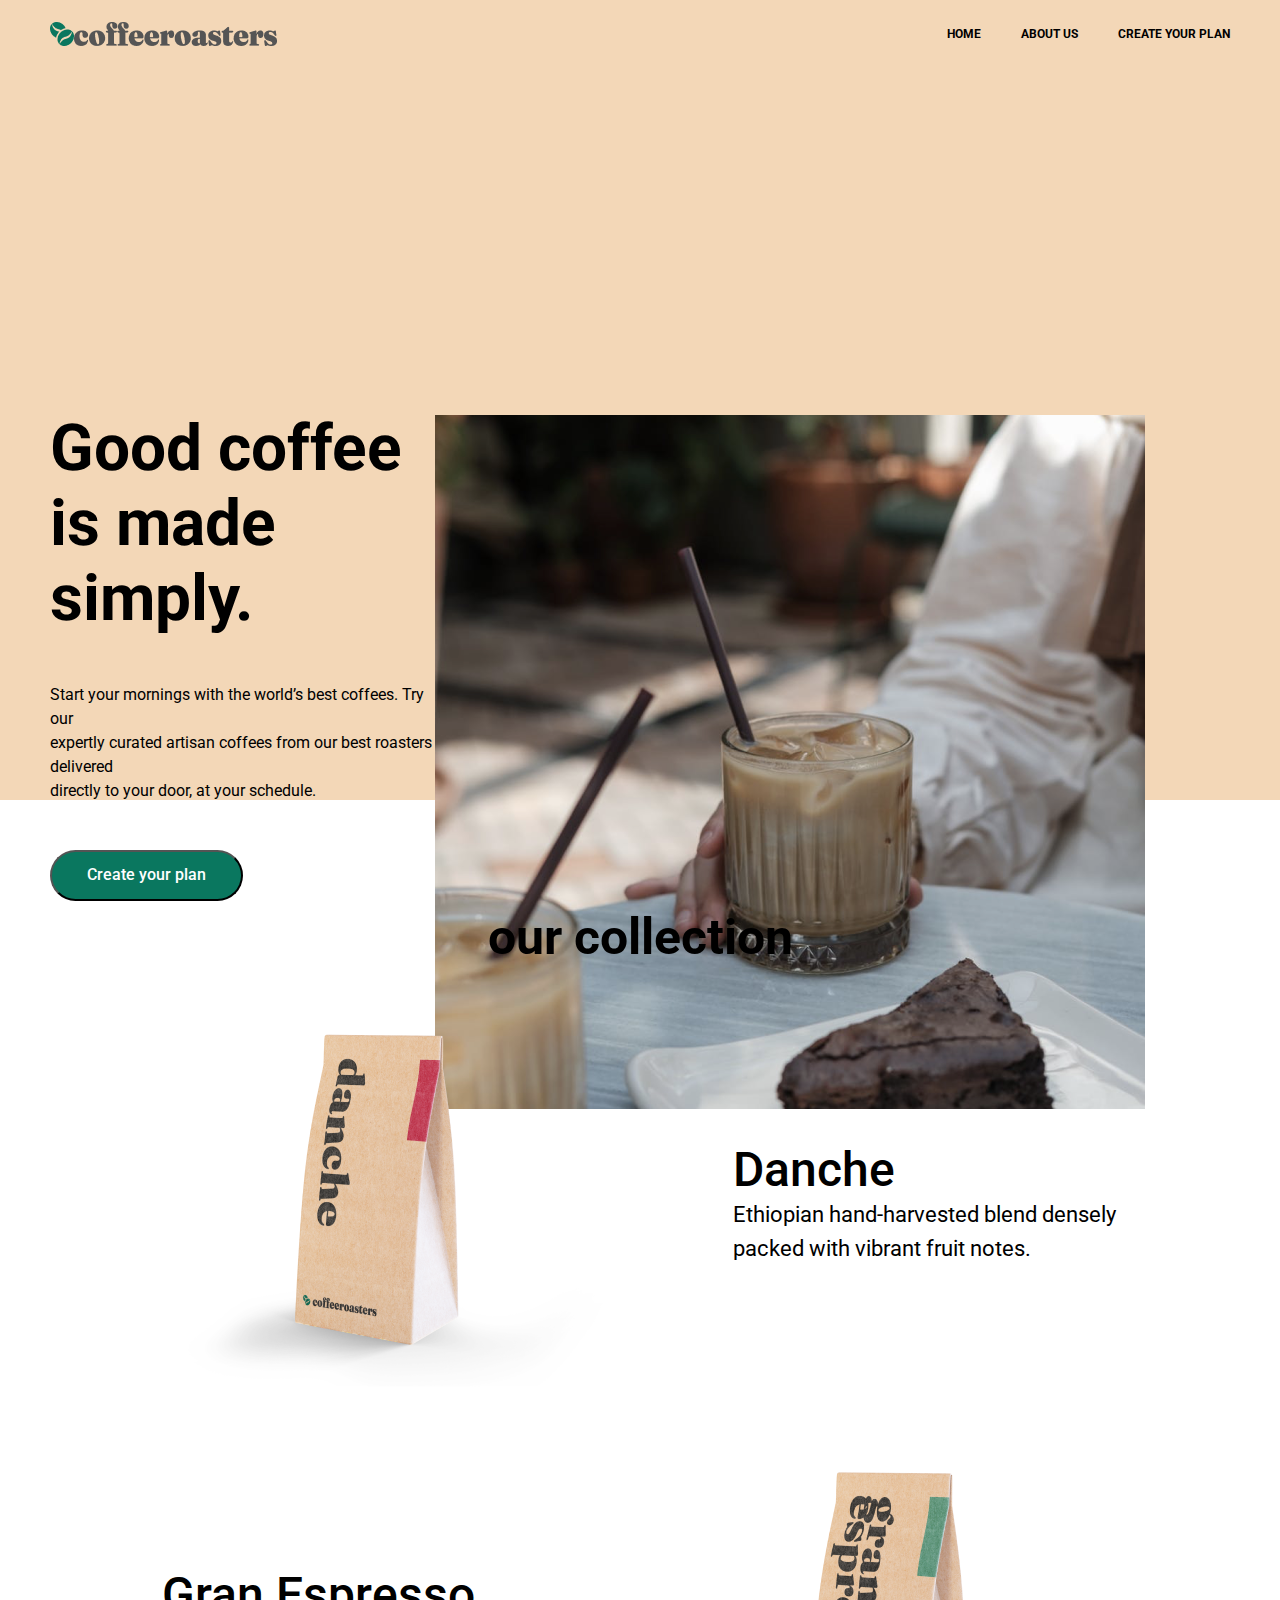
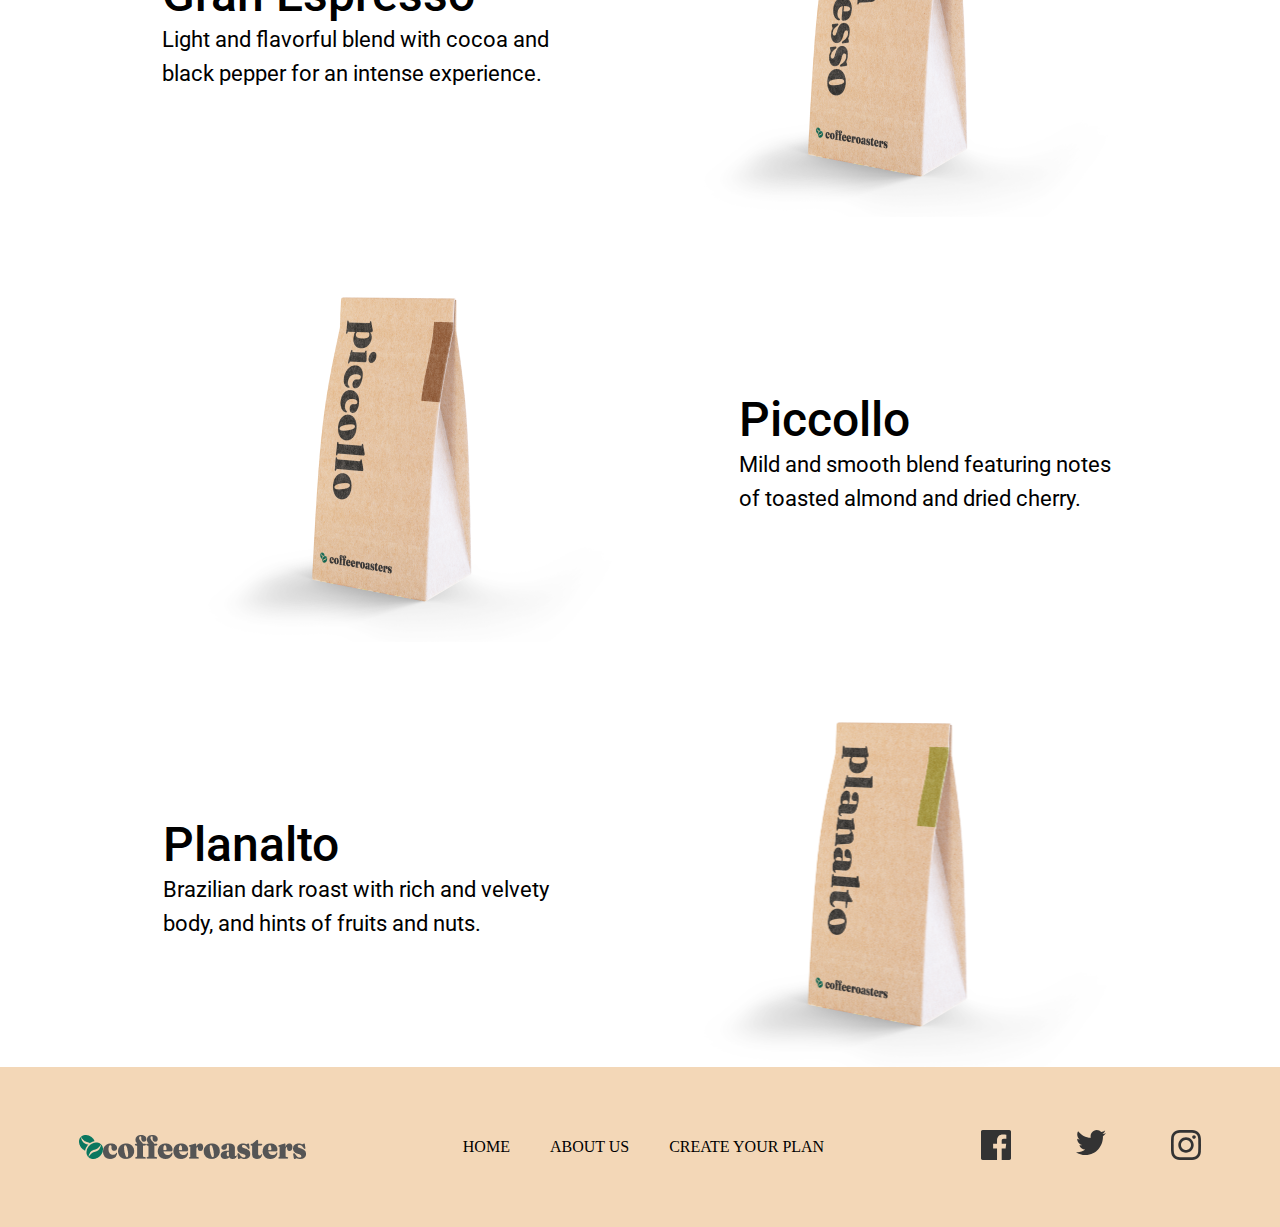
<file: index.html>
<!DOCTYPE html>
<html lang="en">
<head>
    <meta charset="UTF-8">
    <meta name="viewport" content="width=device-width, initial-scale=1.0">
    <title>Document</title>
    <link rel="stylesheet" href="style.css">
</head>
<body>
    <header class="header">
        <nav class="nav">
            <img src="img/ligo.png" alt="">

            <ul>
                <li>HOME</li>
                <li> <a href="about us.html">ABOUT US</a></li>
                <li>Create your plan</li>
            </ul>
        </nav>

        <div class="parent1">
            <div class="main1">
                <h2>Good coffee <br> is made simply.</h2>

                <p>Start your mornings with the world’s best coffees. Try our <br>
                     expertly curated artisan coffees from our best roasters delivered <br>
                      directly to your door, at your schedule.</p>

                      <button>Create your plan</button>
            </div>

            <div class="main2">
                <img class="style" src="img/circle1.png" alt="">
                <img src="img/pic1.png" alt="">
            </div>
        </div>
    </header>

    <section class="section1">

        <div class="parent5">
            <h1>our collection</h1>

        <div class="main5">
            <img src="img/kopi4.png" alt="">

            <div class="child1">
                <h3>Danche</h3>
                <p>Ethiopian hand-harvested blend densely <br> packed with vibrant fruit notes.</p>
            </div>
        </div>

        <div class="main5">
            <div class="child1">
                <h3>Gran Espresso</h3>
                <p>Light and flavorful blend with cocoa and <br> black pepper for an intense experience.</p>
            </div>

            <img src="img/kopi1 copy.png" alt="">
        </div>

        <div class="main5">
            <img src="img/kopi3.png" alt="">

            <div class="child1">
                <h3>Piccollo</h3>
                <p>Mild and smooth blend featuring notes <br> of toasted almond and dried cherry.</p>
            </div>
        </div>

        <div class="main5">
            <div class="child1">
                <h3>Planalto</h3>
                <p>Brazilian dark roast with rich and velvety <br> body, and hints of fruits and nuts.</p>
            </div>

            <img style="width: 451.25px;
            height: 375px;" src="img/kopi2.png" alt="">
        </div>
    </div>
    </section>

    <footer class="foot">
        <img src="img/ligo.png" alt="">

        <ul>
            <li>HOME</li>
            <li> <a href="about us.html">ABOUT US</a></li>
            <li>Create your plan</li>
        </ul>

        <div class="logo">
            <a href="https://www.facebook.com/boncafe/?locale=ru_RU"><img src="img/face book.svg" alt=""></a>
            <a href="https://x.com/boncafearabia"><img src="img/twitter.svg" alt=""></a>
            <a href="https://www.instagram.com/boncafe_uz/"><img src="img/Shape.svg" alt=""></a>
        </div>
    </footer>

</body>
</html>
</file>
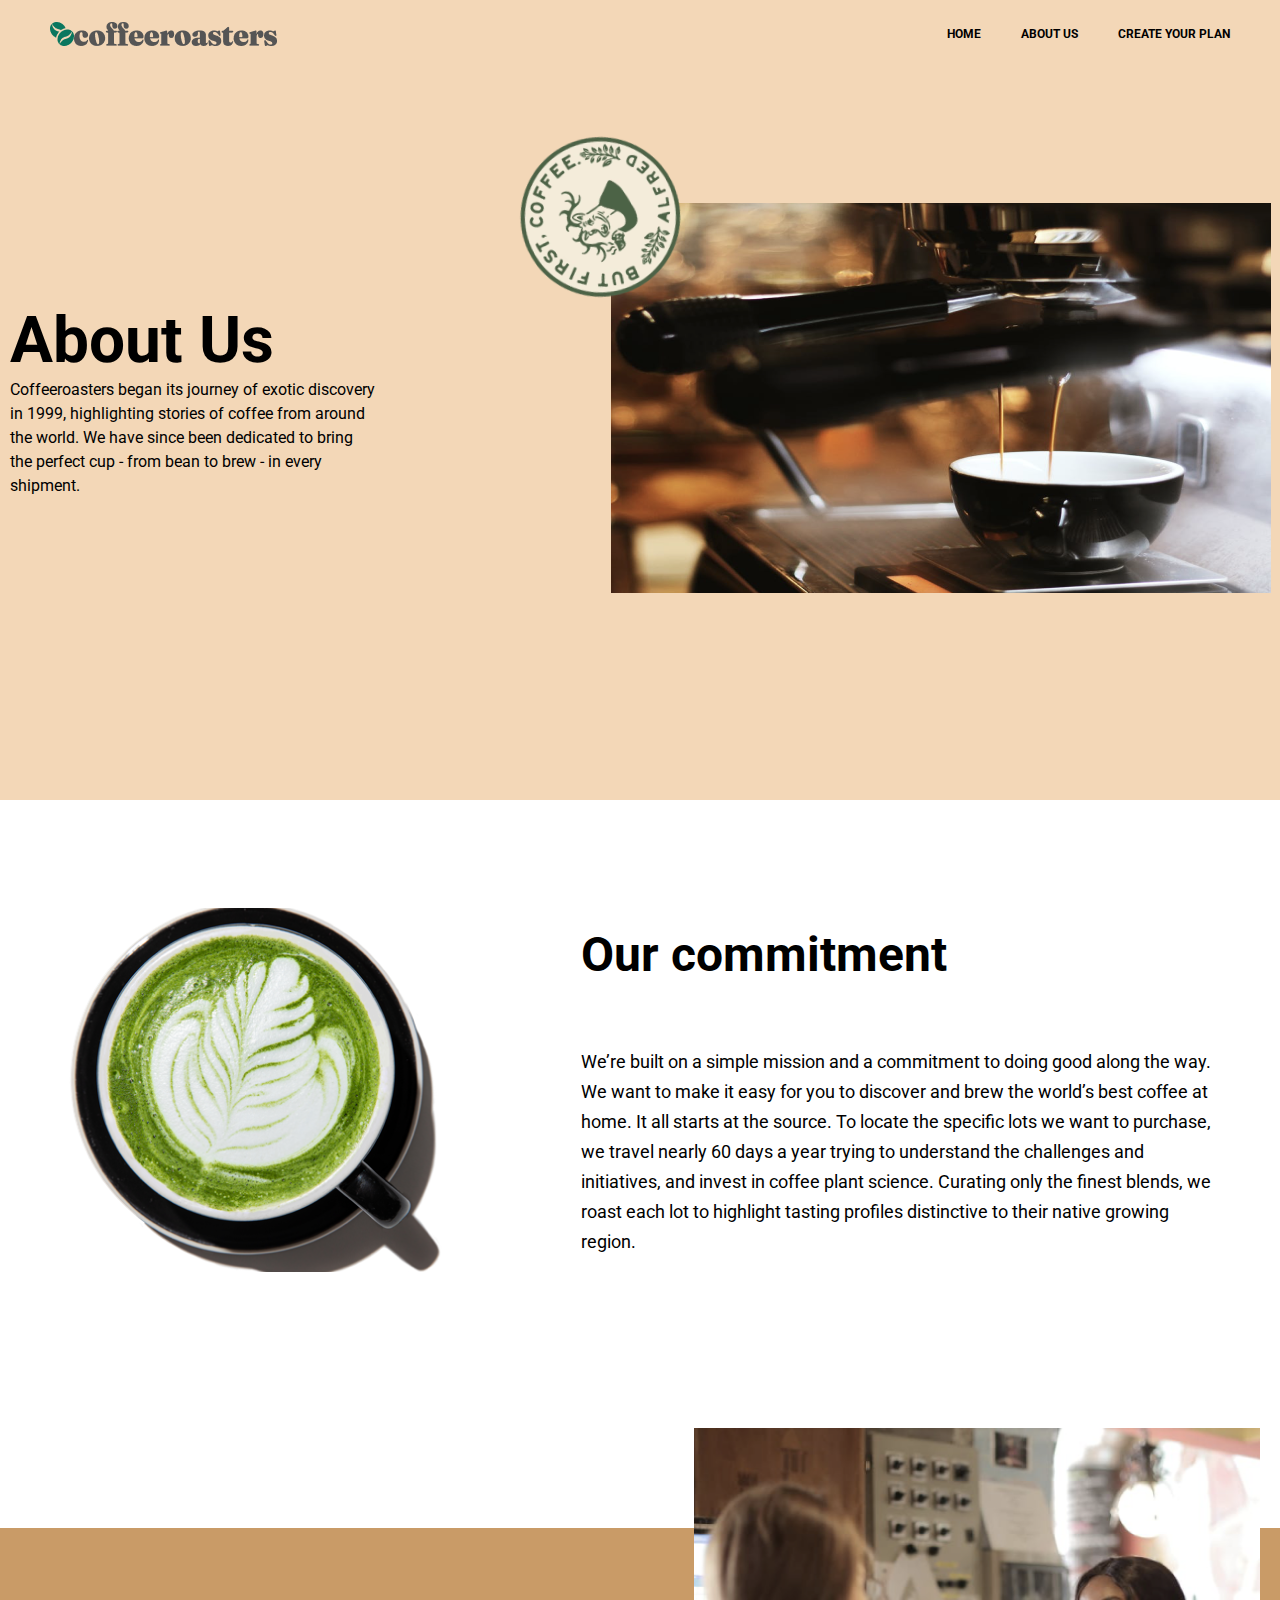
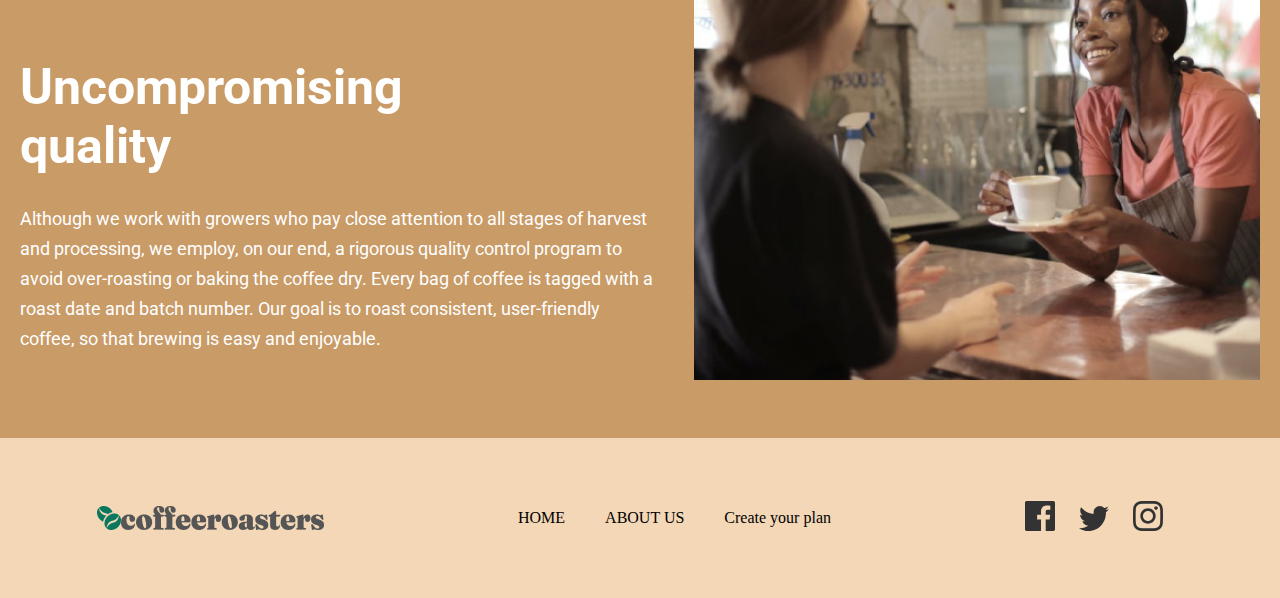
<file: about us.html>
<!DOCTYPE html>
<html lang="en">
<head>
    <meta charset="UTF-8">
    <meta name="viewport" content="width=device-width, initial-scale=1.0">
    <title>Document</title>
    <link rel="stylesheet" href="style.css">
</head>
<body>
    <header class="header">
        <nav class="nav">
            <img src="img/ligo.png" alt="">
            <ul>
                <li><a href="index.html">HOME</a></li>
                <li>ABOUT US</li>
                <li>Create your plan</li>
            </ul>
        </nav>

        <div class="parent12">
        <div class="main12">
            <h2>About Us</h2>

            <p>Coffeeroasters began its journey of exotic discovery <br> in 1999, highlighting stories of coffee from around <br> the world. We have since been dedicated to bring <br> the perfect cup - from bean to brew - in every <br> shipment.</p>
        </div>

        <div class="main13">
            <img class="circ" src="img/circle1.png" alt="">
            <img src="img/Rectangle 679.png" alt="">
        </div>
    </div>
    </header>

    <section class="section3">
        <div class="main15">
        <div class="img">
            <img src="img/cup-6 1.png" alt="">
        </div>

        <div class="img2">
            <h2>Our commitment</h2>

            <p>We’re built on a simple mission and a commitment to doing good along the way. <br> We want to make it easy for you to discover and brew the world’s best coffee at <br> home. It all starts at the source. To locate the specific lots we want to purchase, <br> we travel nearly 60 days a year trying to understand the challenges and <br>  initiatives, and invest in coffee plant science. Curating only the finest blends, we <br> roast each lot to highlight tasting profiles distinctive to their native growing <br> region.</p>
        </div>
    </div>
    </section>

    <section class="section4">
        <div class="last">
            <div class="child12">
                <h2>Uncompromising <br> quality</h2>
                <p>Although we work with growers who pay close attention to all stages of harvest <br>  and processing, we employ, on our end, a rigorous quality control program to <br> avoid over-roasting or baking the coffee dry. Every bag of coffee is tagged with a <br> roast date and batch number. Our goal is to roast consistent, user-friendly <br> coffee, so that brewing is easy and enjoyable.</p>
            </div>

            <div class="pic12">
                <img src="img/last pic.png" alt="">
            </div>
        </div>
    </section>
    <footer class="foot2">
        <img src="img/ligo.png" alt="">

        <ul>
            <li> <a href="index.html">HOME</a></li>
            <li>ABOUT US</li>
            <li>Create your plan</li>

        </ul>

            <div class="img20">
                <a href="https://www.facebook.com/boncafe/?locale=ru_RU"><img src="img/face book.svg" alt=""></a>
                <a href="https://www.instagram.com/boncafe_uz/"><img src="img/twitter.svg" alt=""></a>
                <a href="https://www.instagram.com/boncafe_uz/"><img src="img/Shape.svg" alt=""></a>
            </div>
    </footer>
</body>
</html>
</file>
<file: style.css>
@import url('https://fonts.googleapis.com/css2?family=Inter:ital,opsz,wght@0,14..32,100..900;1,14..32,100..900&family=Plus+Jakarta+Sans:ital,wght@0,200..800;1,200..800&family=Poppins:ital,wght@0,100;0,200;0,300;0,400;0,500;0,600;0,700;0,800;0,900;1,100;1,200;1,300;1,400;1,500;1,600;1,700;1,800;1,900&family=Roboto:ital,wght@0,100;0,300;0,400;0,500;0,700;0,900;1,100;1,300;1,400;1,500;1,700;1,900&display=swap');

*{
    margin: 0;
    padding: 0;
    box-sizing: border-box;
    text-decoration: none;
    list-style: none;
}

.header{
    width: 100% ;
    background-color: #F3D7B7;
    /* width: 1440px; */
    height: 800px;
    margin-bottom: 108px;
}

.nav{
    display: flex;
    align-items: center;
    padding: 22px 50px;
    justify-content: space-between;
    /* gap: 1250px; */
}

.nav ul{
    display: flex;
    align-items: center;
    gap: 40px;

    font-family: "Roboto", sans-serif;
    font-size: 12px;
    font-weight: 700;
    line-height: 14.06px;
    text-transform: uppercase;
}

.nav ul li:first-child:hover{
    transition: all 1s;
    color: green;
}

.nav ul li :nth-child(2):hover{
    transition: all 1s;
    color: green;
}

.nav ul li:last-child:hover{
    transition: all 1s;
    color: green;
}

.parent1{
    margin: 130px 50px;
    display: flex;
    align-items: center;
    justify-content: center;
}

.main1 h2{
    font-family: "Roboto", sans-serif;
    font-size: 64px;
    font-weight: 700;
    line-height: 75px;
}

.main1 p{
    font-family: "Roboto", sans-serif;
    font-size: 16px;
    font-weight: 400;
    line-height: 24px;
    margin-top: 47px;
}

.main1 button{
    font-family: "Roboto", sans-serif;
    font-size: 16px;
    font-weight: 500;
    line-height: 18.75px;
    color: white;
    background-color: #0A775F;

    width: 193px;
    height:51px;
    border-radius: 100px;
    margin-top: 47px;
}

.main1 button:active{
    color: #0A775F;
    background-color: red;
}

.style{
    position: relative;
    bottom: 600px;
    left:100px ;
}

@keyframes style {
    0%{
        rotate: 25deg;
    }

    100%{
        rotate: 360deg;
    }
}

.style{
    transform: rotate(625deg );

    position: relative;
    animation: style infinite 4s linear;
    animation-name: style;
    /* animation-duration: 8s;
    animation-iteration-count: infinite; */
    /* animation: rotate360 infinite 4s linear; */
}

.section1{
    text-align: center;
}

.parent5{
    margin-top: 108px;
}

.parent5 h1{
    font-family: "Roboto", sans-serif;
    font-size: 50px;
    font-weight: 700;
    line-height: 58.59px;
    text-align: center;
}

.main5{
    margin-top: 50px;
    display: flex;
    align-items: center;
    justify-content: center;
    gap: 117px;
    text-align: start;
}

.main5 h3{
    font-family: "Roboto", sans-serif;
    font-size: 48px;
    font-weight: 500;
    line-height: 56.25px;
}

.main5 p{
    font-family: "Roboto", sans-serif;
    font-size: 22px;
    font-weight: 400;
    line-height: 34px;
}

.foot{
    background-color: #F3D7B7;
    display: flex;
    align-items: center;
    justify-content: space-around;
    /* width: 1440px; */
    height: 160px;
}

.foot ul{
    display: flex;
    align-items: center;
    gap: 40px;
}

.logo{
    display: flex;
    gap: 65px;
}

.nav ul a{
    color: black;
}

.nav ul li{
    color: black;
}

.nav ul a:hover{
    transition: all 1s;
    color: green;
}

.parent12{
    margin-top: 135px;
    display: flex;
    align-items: center;
    justify-content: space-around;
}

.circ{
    position: relative;
    bottom: 270px;
    left: 100px;

    transform: rotate(625deg );

    position: relative;
    animation: style infinite 4s linear;
    animation-name: style;
}

@keyframes circ {
    0%{
        rotate: 25deg;
    }

    100%{
        rotate: 625deg;
    }
}

.main12 h2{
    font-family: "Roboto", sans-serif;
    font-size: 64px;
    font-weight: 700;
    line-height: 75px;
}

.main12 p{
    font-family: "Roboto", sans-serif;
    font-size: 16px;
    font-weight: 400;
    line-height: 24px;
}

.main15{
    display: flex;
    align-items: center;
    justify-content: space-around;
}

.img2 h2{
    font-family: "Roboto", sans-serif;
    margin-bottom: 64px;
    font-size: 48px;
    font-weight: 700;
    line-height: 56.25px;
}

.img2 p{
    font-family: "Roboto", sans-serif;
    font-size: 18px;
    font-weight: 400;
    line-height: 30px;
    text-align: start;
}

.section4{
    margin: 0;
    padding: 0;    
    background-color: #C99B67;
    height: 510px ;
    margin-top: 252px;
}

.last{
    display: flex;
    align-items: center;
    justify-content: space-around;
}

.pic12{
    position: relative;
    bottom: 100px;
}

.child12 h2{
    font-family: "Roboto", sans-serif;
    color: white;
    font-size: 50px;
    font-weight: 700;
    line-height: 58.59px;
}

.child12 p{
    color: white;
    font-family: "Roboto", sans-serif;
    font-size: 18px;
    font-weight: 400;
    line-height: 30px;
    opacity: 0,8%;
    margin-top: 28px;
}

.foot2{
    display: flex;
    align-items: center;
    justify-content: space-around;
    background-color: #F3D7B7;
    height: 160px;
}

.foot2 ul{
    display: flex;
    align-items: center;
    gap: 40px;
}

.foot2 ul li:first-child:hover{
    color: green;
    transition: all 1s;
}

.foot{
    display: flex;
    align-items: center;
    justify-content: space-around;
}

.foot ul li:first-child:hover{
    color: green;
    transition: all 1s;
}

.foot ul li:nth-child(2):hover{
    color: green;
    transition: all 1s;
}

.foot ul li:last-child:hover{
    color: green;
    transition: all 1s;
}

.nav ul li:nth-child(2):hover{
    color: green;
    transition: all 1s;
}

.foot ul li{
    text-transform: uppercase;
}

.foot ul a{
    color: black;
}

.foot ul li a:hover{
    color: green;
    transition: all 1s;
}

.foot2 ul a{
    color: black;
}

.foot2 ul a:hover{
    color: green;
    transition: all 1s;
}

.foot2 ul li:nth-child(2):hover{
    color: green;
    transition: all 1s;
}

.foot2 ul li:last-child:hover{
    color: green;
    transition: all  1s;
}

.img20 a{
    padding-right: 20px;
}
</file>
